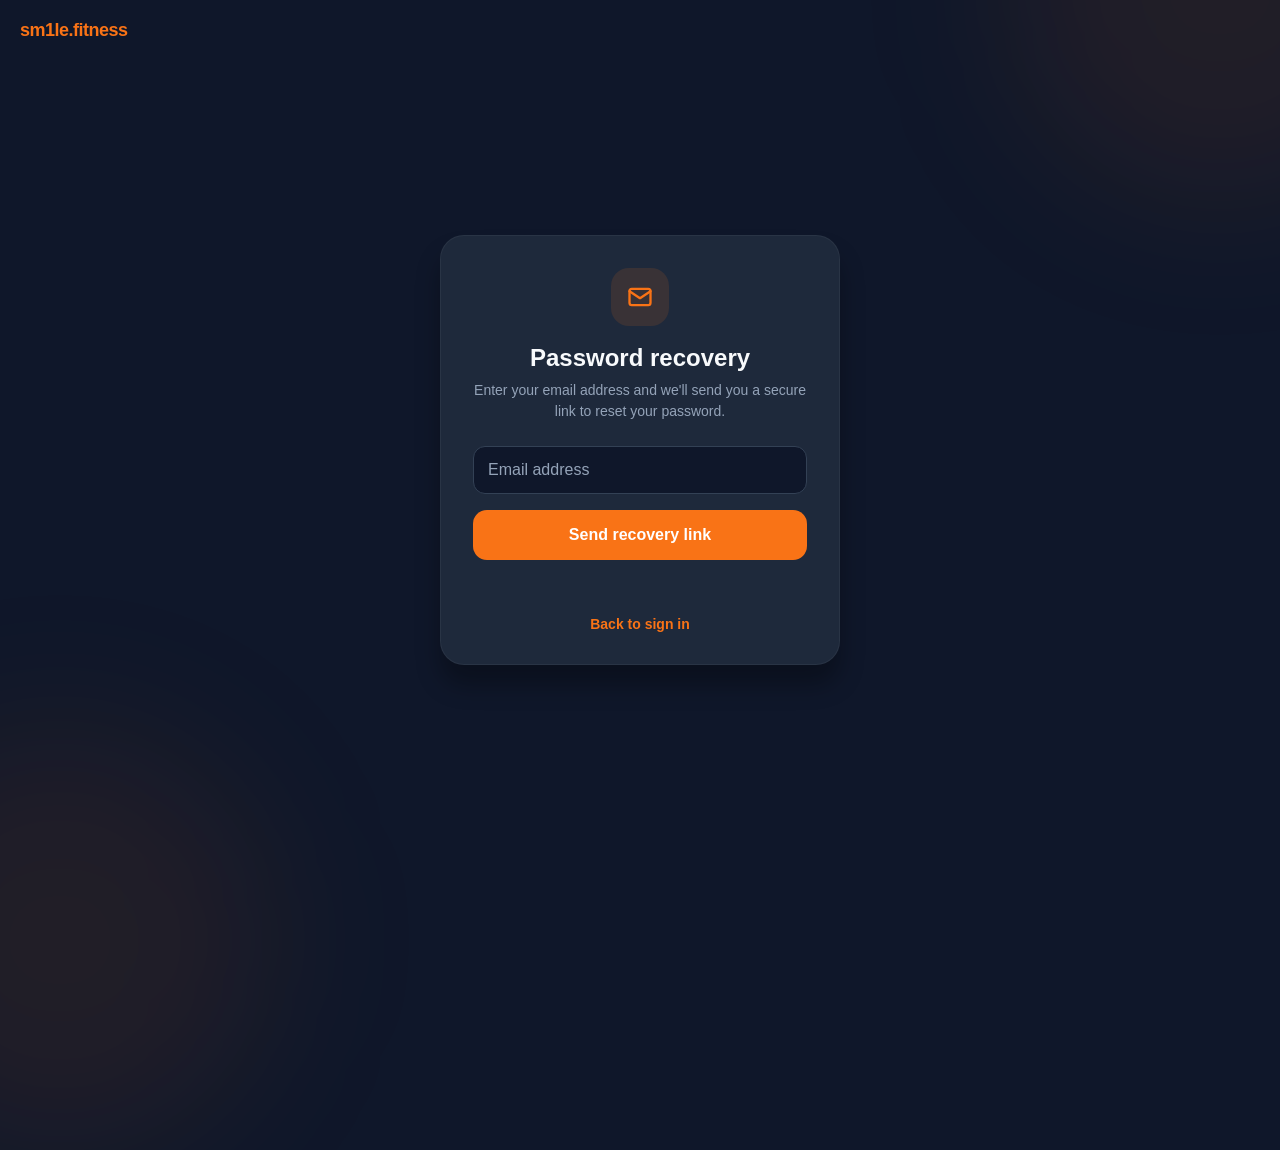
<file: templates/forgot_password.html>
<!DOCTYPE html>
<html lang="en">

<head>
  <meta charset="UTF-8">
  <meta
    name="viewport"
    content="width=device-width, initial-scale=1.0, maximum-scale=1.0, user-scalable=no"
  >

  <title>Password Recovery | sm1le.fitness</title>

  <link
    rel="icon"
    type="image/png"
    href="/static/favicon.png?v=3"
  >
  <link
    rel="apple-touch-icon"
    href="/static/favicon.png"
  >
  <link
    rel="icon"
    sizes="192x192"
    href="/static/favicon.png"
  >

  <style>
    :root {
      --bg: #0F172A;
      --card-bg: #1E293B;
      --accent: #F97316;
      --accent-hover: #EA580C;
      --text: #F8FAFC;
      --text-muted: #94A3B8;
      --input-bg: #0F172A;
      --border: #334155;
      --success: #22C55E;
      --error: #EF4444;
    }

    * {
      box-sizing: border-box;
      -webkit-tap-highlight-color: transparent;
    }

    body {
      margin: 0;
      min-height: 100vh;
      background: var(--bg);
      color: var(--text);
      font-family: sans-serif;

      display: flex;
      align-items: center;
      justify-content: center;

      position: relative;
      overflow: hidden;
    }

    .top-logo {
      position: absolute;
      top: 20px;
      left: 20px;

      text-decoration: none;
      color: var(--accent);

      font-weight: 800;
      font-size: 18px;
      letter-spacing: -0.5px;

      z-index: 10;
    }

    .background-glow {
      position: absolute;
      width: 420px;
      height: 420px;
      border-radius: 50%;

      background: rgba(249, 115, 22, 0.08);
      filter: blur(80px);

      pointer-events: none;
    }

    .glow-top {
      top: -220px;
      right: -150px;
    }

    .glow-bottom {
      bottom: -250px;
      left: -150px;
    }

    @keyframes fadeScale {
      0% {
        opacity: 0;
        transform: scale(0.96);
      }

      100% {
        opacity: 1;
        transform: scale(1);
      }
    }

    .auth-card {
      width: 100%;
      max-width: 400px;

      margin: 16px;
      padding: 32px;

      background: var(--card-bg);

      border: 1px solid rgba(255, 255, 255, 0.05);
      border-radius: 24px;

      box-shadow:
        0 20px 25px rgba(0, 0, 0, 0.3);

      position: relative;
      z-index: 2;

      animation:
        fadeScale 0.35s ease-out forwards;
    }

    .icon-wrapper {
      width: 58px;
      height: 58px;

      margin: 0 auto 18px;

      display: flex;
      align-items: center;
      justify-content: center;

      border-radius: 18px;

      background: rgba(249, 115, 22, 0.12);
      color: var(--accent);
    }

    .icon-wrapper svg {
      width: 28px;
      height: 28px;

      fill: none;
      stroke: currentColor;
      stroke-width: 2;

      stroke-linecap: round;
      stroke-linejoin: round;
    }

    h2 {
      margin: 0 0 8px 0;

      text-align: center;

      font-size: 24px;
      font-weight: 700;
    }

    .subtitle {
      margin: 0 0 24px;

      color: var(--text-muted);

      text-align: center;
      font-size: 14px;
      line-height: 1.5;
    }

    input {
      width: 100%;

      padding: 14px;

      margin-bottom: 16px;

      border-radius: 12px;
      border: 1px solid var(--border);

      background: var(--input-bg);
      color: var(--text);

      outline: none;

      font-size: 16px;

      transition:
        border-color 0.2s,
        background 0.2s,
        box-shadow 0.2s;
    }

    input::placeholder {
      color: var(--text-muted);
    }

    input:focus {
      border-color: var(--accent);

      background: #161E31;

      box-shadow:
        0 0 0 3px rgba(249, 115, 22, 0.1);
    }

    .btn-auth {
      width: 100%;

      padding: 16px;

      border: none;
      border-radius: 14px;

      background: var(--accent);
      color: white;

      font-size: 16px;
      font-weight: 700;

      cursor: pointer;

      transition:
        background 0.2s,
        transform 0.2s,
        opacity 0.2s;
    }

    .btn-auth:hover:not(:disabled) {
      background: var(--accent-hover);
    }

    .btn-auth:active:not(:disabled) {
      transform: scale(0.98);
    }

    .btn-auth:disabled {
      cursor: not-allowed;
      opacity: 0.55;
    }

    #message {
      min-height: 20px;

      margin: 16px 0 0;

      text-align: center;

      font-size: 14px;
      font-weight: 500;

      line-height: 1.4;
    }

    .footer-links {
      margin-top: 20px;

      text-align: center;

      font-size: 14px;
    }

    .footer-links a {
      color: var(--accent);

      text-decoration: none;

      font-weight: 600;

      transition: color 0.2s;
    }

    .footer-links a:hover {
      color: #FB923C;
    }

    @media (max-width: 480px) {
      .auth-card {
        padding: 28px 22px;
        border-radius: 20px;
      }

      .top-logo {
        top: 16px;
        left: 16px;
      }
    }
  </style>
</head>

<body>

  <a
    href="/"
    class="top-logo"
  >
    sm1le.fitness
  </a>

  <div class="background-glow glow-top"></div>
  <div class="background-glow glow-bottom"></div>

  <div class="auth-card">

    <div class="icon-wrapper">
      <svg viewBox="0 0 24 24">
        <rect
          x="3"
          y="5"
          width="18"
          height="14"
          rx="2"
        ></rect>

        <path
          d="M3 7l9 6 9-6"
        ></path>
      </svg>
    </div>

    <h2>
      Password recovery
    </h2>

    <p class="subtitle">
      Enter your email address and we'll send you
      a secure link to reset your password.
    </p>

    <form
      id="reset-form"
      novalidate
    >

      <input
        type="email"
        id="email"
        name="email"
        placeholder="Email address"
        autocomplete="email"
        required
      >

      <button
        type="submit"
        id="submit-btn"
        class="btn-auth"
      >
        Send recovery link
      </button>

    </form>

    <p id="message"></p>

    <div class="footer-links">
      <a href="/auth/login">
        Back to sign in
      </a>
    </div>

  </div>

  <script>
    const form =
      document.getElementById(
        'reset-form'
      );

    const message =
      document.getElementById(
        'message'
      );

    const submitBtn =
      document.getElementById(
        'submit-btn'
      );

    const COOLDOWN_SECONDS = 600;

    let cooldown = 0;
    let interval = null;


    function initCooldown() {
      const storedTime =
        localStorage.getItem(
          'resetCooldown'
        );

      if (!storedTime) {
        return;
      }

      const remaining = Math.ceil(
        (
          Number(storedTime)
          - Date.now()
        )
        / 1000
      );

      if (remaining > 0) {
        startCooldown(
          remaining
        );
      } else {
        localStorage.removeItem(
          'resetCooldown'
        );
      }
    }


    function startCooldown(
      seconds
    ) {
      cooldown = seconds;

      submitBtn.disabled = true;

      updateButtonText();

      localStorage.setItem(
        'resetCooldown',
        String(
          Date.now()
          + cooldown * 1000
        )
      );

      clearInterval(
        interval
      );

      interval = setInterval(
        () => {
          cooldown--;

          updateButtonText();

          if (cooldown <= 0) {
            clearInterval(
              interval
            );

            interval = null;

            submitBtn.disabled =
              false;

            submitBtn.textContent =
              'Send recovery link';

            localStorage.removeItem(
              'resetCooldown'
            );
          }
        },
        1000
      );
    }


    function updateButtonText() {
      if (cooldown > 0) {
        const minutes =
          Math.floor(
            cooldown / 60
          );

        const seconds =
          cooldown % 60;

        submitBtn.textContent =
          `Resend in ${minutes}:${
            String(seconds)
              .padStart(2, '0')
          }`;
      }
    }


    form.addEventListener(
      'submit',
      async (e) => {
        e.preventDefault();

        if (cooldown > 0) {
          return;
        }

        const email =
          form.email.value.trim();

        if (!email) {
          message.textContent =
            'Enter your email address';

          message.style.color =
            'var(--error)';

          return;
        }

        submitBtn.disabled = true;

        submitBtn.textContent =
          'Sending...';

        message.textContent = '';

        try {
          const res = await fetch(
            '/auth/forgot-password',
            {
              method: 'POST',

              headers: {
                'Content-Type':
                  'application/json'
              },

              body: JSON.stringify({
                email
              })
            }
          );

          const data =
            await res.json();

          if (!res.ok) {
            message.textContent =
              data.detail
              || 'Recovery error';

            message.style.color =
              'var(--error)';

            submitBtn.disabled =
              false;

            submitBtn.textContent =
              'Send recovery link';

            return;
          }

          message.textContent =
            data.message
            || 'Check your email!';

          message.style.color =
            'var(--success)';

          startCooldown(
            COOLDOWN_SECONDS
          );

        } catch {
          message.textContent =
            'Server connection error';

          message.style.color =
            'var(--error)';

          submitBtn.disabled =
            false;

          submitBtn.textContent =
            'Send recovery link';
        }
      }
    );


    initCooldown();
  </script>

</body>

</html>
</file>
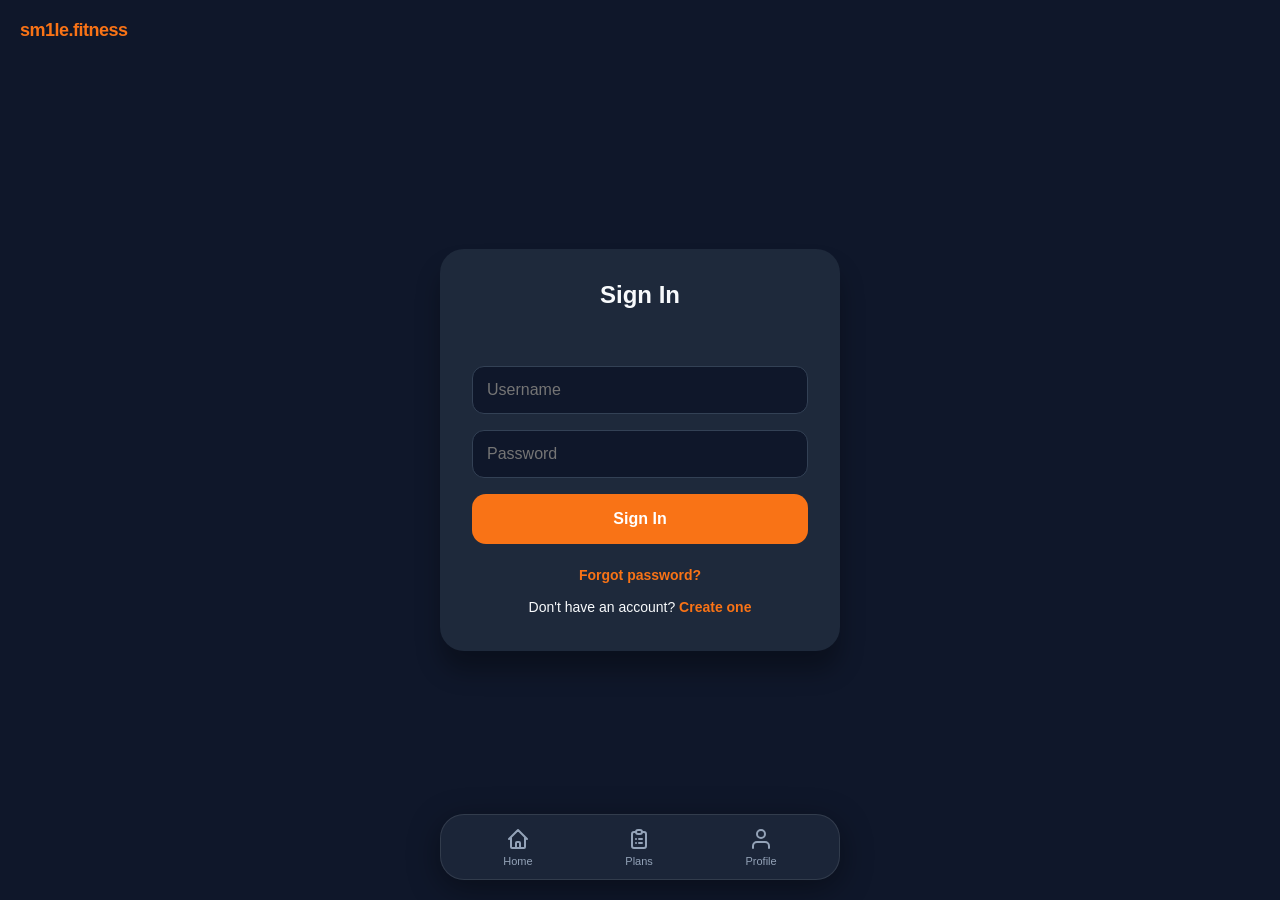
<file: templates/login.html>
<!DOCTYPE html>
<html lang="en">

<head>
  <meta charset="UTF-8">
  <meta name="viewport" content="width=device-width, initial-scale=1.0, maximum-scale=1.0, user-scalable=no">

  <title>Sign In | sm1le.fitness</title>

  <link rel="icon" type="image/png" href="/static/favicon.png?v=3">
  <link rel="apple-touch-icon" href="/static/favicon.png">
  <link rel="icon" sizes="192x192" href="/static/favicon.png">

  <style>
    :root {
      --bg: #0F172A;
      --card-bg: #1E293B;
      --accent: #F97316;
      --text: #F8FAFC;
      --text-muted: #94A3B8;
    }

    * {
      box-sizing: border-box;
      -webkit-tap-highlight-color: transparent;
    }

    body {
      margin: 0;
      background: var(--bg);
      color: var(--text);
      font-family: sans-serif;
      display: flex;
      align-items: center;
      justify-content: center;
      min-height: 100vh;
      position: relative;
    }

    .top-logo {
      position: absolute;
      top: 20px;
      left: 20px;
      text-decoration: none;
      color: var(--accent);
      font-weight: 800;
      font-size: 18px;
      letter-spacing: -0.5px;
      z-index: 10;
    }

    .auth-card {
      background: var(--card-bg);
      padding: 32px;
      border-radius: 24px;
      width: 100%;
      max-width: 400px;
      box-shadow: 0 20px 25px rgba(0, 0, 0, 0.3);
      margin: 16px;
      position: relative;
      z-index: 1;
    }

    h2 {
      text-align: center;
      margin: 0 0 24px 0;
      font-size: 24px;
    }

    input {
      width: 100%;
      padding: 14px;
      margin-bottom: 16px;
      border-radius: 12px;
      border: 1px solid #334155;
      background: #0F172A;
      color: white;
      outline: none;
      font-size: 16px;
      transition: 0.3s;
    }

    input:focus {
      border-color: var(--accent);
      background: #161e31;
    }

    .btn-auth {
      width: 100%;
      padding: 16px;
      border-radius: 14px;
      border: none;
      background: var(--accent);
      color: white;
      font-weight: bold;
      cursor: pointer;
      font-size: 16px;
      transition: 0.2s;
    }

    .btn-auth:active {
      transform: scale(0.98);
    }

    .footer-links {
      text-align: center;
      margin-top: 20px;
      font-size: 14px;
      color: var(--text);
      line-height: 1.7;
    }

    .footer-links a {
      color: var(--accent);
      text-decoration: none;
      font-weight: 600;
    }

    .footer-links a:hover {
      text-decoration: underline;
    }

    .forgot-password {
      margin-bottom: 8px;
    }

    #message {
      color: #ef4444;
      text-align: center;
      margin-bottom: 15px;
      font-size: 14px;
      min-height: 18px;
      padding: 0 10px;
    }

    .bottom-nav {
      position: fixed;
      bottom: 20px;
      left: 50%;
      transform: translateX(-50%);
      width: calc(100% - 32px);
      max-width: 400px;
      background: rgba(30, 41, 59, 0.85);
      backdrop-filter: blur(16px);
      -webkit-backdrop-filter: blur(16px);
      display: flex;
      justify-content: space-around;
      align-items: center;
      padding: 12px 16px;
      border-radius: 24px;
      box-shadow: 0 8px 32px rgba(0, 0, 0, 0.4);
      z-index: 1000;
      border: 1px solid rgba(255, 255, 255, 0.1);
    }

    .nav-item {
      display: flex;
      flex-direction: column;
      align-items: center;
      gap: 4px;
      text-decoration: none;
      color: var(--text-muted);
      transition: 0.3s;
    }

    .nav-item svg {
      width: 24px;
      height: 24px;
      fill: none;
      stroke: currentColor;
      stroke-width: 2;
      stroke-linecap: round;
      stroke-linejoin: round;
    }

    .nav-item span {
      font-size: 11px;
      font-weight: 500;
    }

    .nav-item.active {
      color: var(--accent);
    }

    .nav-item.active svg {
      filter: drop-shadow(0 0 8px rgba(249, 115, 22, 0.4));
    }
  </style>
</head>

<body>

  <a href="/" class="top-logo">
    sm1le.fitness
  </a>

  <div class="auth-card">

    <h2>Sign In</h2>

    <div id="message"></div>

    <form id="login-form">

      <input
        type="hidden"
        name="csrf_token"
        value="{{ csrf_token }}"
      >

      <input
        type="text"
        name="username"
        placeholder="Username"
        required
      >

      <input
        type="password"
        name="password"
        placeholder="Password"
        required
      >

      <button
        type="submit"
        class="btn-auth"
      >
        Sign In
      </button>

    </form>

    <div class="footer-links">

      <div class="forgot-password">
        <a href="/auth/forgot-password">
          Forgot password?
        </a>
      </div>

      <div>
        Don't have an account?
        <a href="/auth/register">
          Create one
        </a>
      </div>

    </div>

  </div>

  <nav class="bottom-nav">

    <a href="/" class="nav-item">

      <svg viewBox="0 0 24 24">

        <path
          d="M3 12l2-2m0 0l7-7 7 7M5 10v10a1 1 0 001 1h3m10-11l2 2m-2-2v10a1 1 0 01-1 1h-3m-6 0a1 1 0 001-1v-4a1 1 0 011-1h2a1 1 0 011 1v4a1 1 0 001 1m-6 0h6"
        />

      </svg>

      <span>Home</span>

    </a>

    <a
      href="/auth/welcome"
      class="nav-item"
    >

      <svg viewBox="0 0 24 24">

        <path
          d="M9 5H7a2 2 0 00-2 2v12a2 2 0 002 2h10a2 2 0 002-2V7a2 2 0 00-2-2h-2M9 5a2 2 0 002 2h2a2 2 0 002-2M9 5a2 2 0 012-2h2a2 2 0 012 2m-3 7h3m-3 4h3m-6-4h.01M9 16h.01"
        />

      </svg>

      <span>Plans</span>

    </a>

    <a
      href="/auth/profile"
      class="nav-item"
    >

      <svg viewBox="0 0 24 24">

        <path
          d="M20 21v-2a4 4 0 0 0-4-4H8a4 4 0 0 0-4 4v2"
        ></path>

        <circle
          cx="12"
          cy="7"
          r="4"
        ></circle>

      </svg>

      <span>Profile</span>

    </a>

  </nav>

  <script>
    document.getElementById('login-form').onsubmit = async (e) => {
      e.preventDefault();

      const msgEl = document.getElementById('message');

      msgEl.innerText = 'Checking...';
      msgEl.style.color = 'var(--text-muted)';

      const formData = new FormData(e.target);

      const jsonData = Object.fromEntries(
        formData.entries()
      );

      try {
        const res = await fetch(
          '/auth/login',
          {
            method: 'POST',

            headers: {
              'Content-Type': 'application/json'
            },

            body: JSON.stringify(
              jsonData
            )
          }
        );

        const result = await res.json();

        if (res.ok) {
          msgEl.style.color = '#22c55e';

          msgEl.innerText =
            'Success! Signing in...';

          window.location.href =
            result.redirect_url
            || '/auth/profile';

        } else {
          msgEl.style.color = '#ef4444';

          if (
            Array.isArray(
              result.detail
            )
          ) {
            msgEl.innerText =
              result.detail[0].msg;

          } else {
            msgEl.innerText =
              result.detail
              || 'Sign-in failed';
          }
        }

      } catch (err) {
        msgEl.style.color = '#ef4444';

        msgEl.innerText =
          'Failed to connect to the server';
      }
    };
  </script>

</body>

</html>
</file>
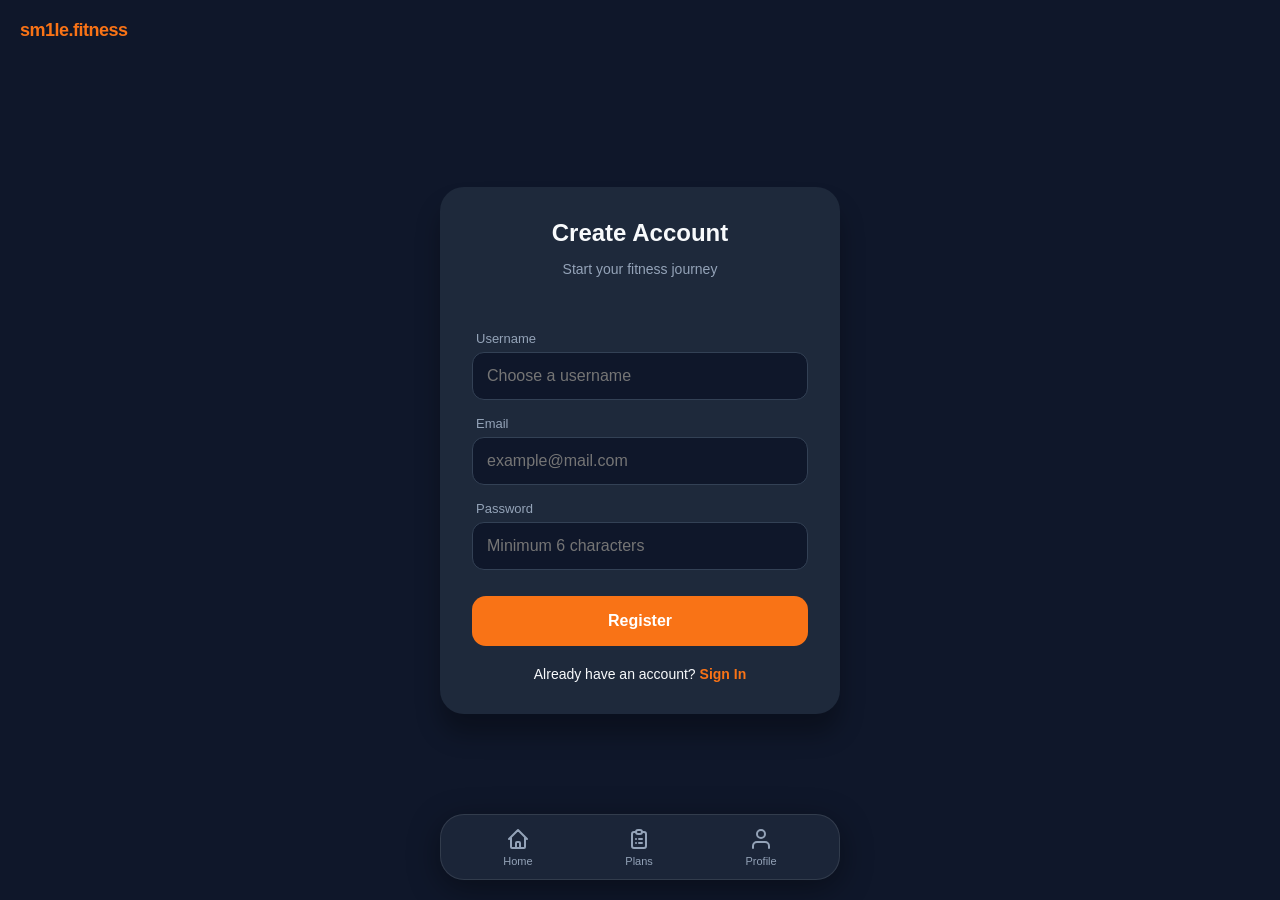
<file: templates/register.html>
<!DOCTYPE html>
<html lang="en">

<head>
  <meta charset="UTF-8">
  <meta name="viewport" content="width=device-width, initial-scale=1.0, maximum-scale=1.0, user-scalable=no">
  <title>Register | sm1le.fitness</title>
  <link rel="icon" type="image/png" href="/static/favicon.png?v=3">
  <link rel="apple-touch-icon" href="/static/favicon.png">
  <link rel="icon" sizes="192x192" href="/static/favicon.png">
<link rel="apple-touch-icon" href="/static/favicon.png">
<style>
    :root {
      --bg: #0F172A;
      --card-bg: #1E293B;
      --accent: #F97316;
      --text: #F8FAFC;
      --text-muted: #94A3B8;
    }

    * {
      box-sizing: border-box;
      -webkit-tap-highlight-color: transparent;
    }

    body {
      margin: 0;
      background: var(--bg);
      color: var(--text);
      font-family: sans-serif;
      display: flex;
      align-items: center;
      justify-content: center;
      min-height: 100vh;
      position: relative;
      overflow: hidden;
    }

    @keyframes fadeInUp {
      from {
        opacity: 0;
        transform: translateY(20px);
      }

      to {
        opacity: 1;
        transform: translateY(0);
      }
    }

    .top-logo {
      position: absolute;
      top: 20px;
      left: 20px;
      text-decoration: none;
      color: var(--accent);
      font-weight: 800;
      font-size: 18px;
      letter-spacing: -0.5px;
      z-index: 10;
      transition: transform 0.3s;
    }

    .top-logo:hover {
      transform: scale(1.05);
    }

    .auth-card {
      background: var(--card-bg);
      padding: 32px;
      border-radius: 24px;
      width: 100%;
      max-width: 400px;
      box-shadow: 0 20px 25px rgba(0, 0, 0, 0.3);
      margin: 16px;
      position: relative;
      z-index: 1;
      animation: fadeInUp 0.6s ease-out;
    }

    h2 {
      text-align: center;
      margin: 0;
      font-size: 24px;
    }

    p.subtitle {
      color: var(--text-muted);
      text-align: center;
      margin-bottom: 24px;
      font-size: 14px;
    }

    .form-group {
      margin-bottom: 16px;
    }

    label {
      display: block;
      font-size: 13px;
      color: var(--text-muted);
      margin-bottom: 6px;
      margin-left: 4px;
    }

    input {
      width: 100%;
      padding: 14px;
      border-radius: 12px;
      border: 1px solid #334155;
      background: #0F172A;
      color: white;
      outline: none;
      font-size: 16px;
      transition: all 0.3s;
    }

    input:focus {
      border-color: var(--accent);
      transform: scale(1.01);
      background: #161e31;
    }

    .btn-register {
      width: 100%;
      padding: 16px;
      border-radius: 14px;
      border: none;
      background: var(--accent);
      color: white;
      font-weight: bold;
      cursor: pointer;
      font-size: 16px;
      margin-top: 10px;
      transition: 0.2s;
    }

    .btn-register:active {
      transform: scale(0.97);
    }

    .resend-button {
      width: 100%;
      padding: 12px;
      border-radius: 12px;
      border: 1px solid var(--accent);
      background: transparent;
      color: var(--accent);
      font-weight: 700;
      cursor: pointer;
      margin-top: 12px;
    }

    .resend-button:disabled {
      opacity: 0.6;
      cursor: not-allowed;
    }

    .footer-text {
      text-align: center;
      margin-top: 20px;
      font-size: 14px;
      color: var(--text);
    }

    .footer-text a {
      color: var(--accent);
      text-decoration: none;
      font-weight: 600;
    }

    #message {
      text-align: center;
      margin-bottom: 12px;
      font-size: 14px;
      min-height: 18px;
    }

    .bottom-nav {
      position: fixed;
      bottom: 20px;
      left: 50%;
      transform: translateX(-50%);
      width: calc(100% - 32px);
      max-width: 400px;
      background: rgba(30, 41, 59, 0.85);
      backdrop-filter: blur(16px);
      -webkit-backdrop-filter: blur(16px);
      display: flex;
      justify-content: space-around;
      align-items: center;
      padding: 12px 16px;
      border-radius: 24px;
      box-shadow: 0 8px 32px rgba(0, 0, 0, 0.4);
      z-index: 1000;
      border: 1px solid rgba(255, 255, 255, 0.1);
    }

    .nav-item {
      display: flex;
      flex-direction: column;
      align-items: center;
      gap: 4px;
      text-decoration: none;
      color: var(--text-muted);
      transition: 0.3s;
    }

    .nav-item svg {
      width: 24px;
      height: 24px;
      fill: none;
      stroke: currentColor;
      stroke-width: 2;
      stroke-linecap: round;
      stroke-linejoin: round;
    }

    .nav-item span {
      font-size: 11px;
      font-weight: 500;
    }

    .nav-item.active {
      color: var(--accent);
    }

    .nav-item.active svg {
      /* Keep only the glow, without fill */
      filter: drop-shadow(0 0 8px rgba(249, 115, 22, 0.4));
    }
  </style>
</head>

<body>
  <a href="/" class="top-logo">sm1le.fitness</a>
  <div class="auth-card">
    <h2>Create Account</h2>
    <p class="subtitle">Start your fitness journey</p>
    <div id="message"></div>
    <form id="register-form">
      <input type="hidden" name="csrf_token" value="{{ csrf_token }}">
      <div class="form-group">
        <label>Username</label>
        <input type="text" name="username" placeholder="Choose a username" required>
      </div>
      <div class="form-group">
        <label>Email</label>
        <input type="email" name="email" placeholder="example@mail.com" required>
      </div>
      <div class="form-group">
        <label>Password</label>
        <input type="password" name="password" placeholder="Minimum 6 characters" required>
      </div>
      <button type="submit" class="btn-register">Register</button>
    </form>

    <button
      type="button"
      id="resend-button"
      class="resend-button"
      hidden
    >
      Resend verification email
    </button>

    <div class="footer-text">
      Already have an account? <a href="/auth/login">Sign In</a>
    </div>
  </div>
  <nav class="bottom-nav">
    <a href="/" class="nav-item">
      <svg viewBox="0 0 24 24">
        <path
          d="M3 12l2-2m0 0l7-7 7 7M5 10v10a1 1 0 001 1h3m10-11l2 2m-2-2v10a1 1 0 01-1 1h-3m-6 0a1 1 0 001-1v-4a1 1 0 011-1h2a1 1 0 011 1v4a1 1 0 001 1m-6 0h6" />
      </svg>
      <span>Home</span>
    </a>
    <a href="/auth/welcome" class="nav-item">
      <svg viewBox="0 0 24 24">
        <path
          d="M9 5H7a2 2 0 00-2 2v12a2 2 0 002 2h10a2 2 0 002-2V7a2 2 0 00-2-2h-2M9 5a2 2 0 002 2h2a2 2 0 002-2M9 5a2 2 0 012-2h2a2 2 0 012 2m-3 7h3m-3 4h3m-6-4h.01M9 16h.01" />
      </svg>
      <span>Plans</span>
    </a>
    <a href="/auth/profile" class="nav-item">
      <svg viewBox="0 0 24 24">
        <path d="M20 21v-2a4 4 0 0 0-4-4H8a4 4 0 0 0-4 4v2"></path>
        <circle cx="12" cy="7" r="4"></circle>
      </svg>
      <span>Profile</span>
    </a>
  </nav>
  <script>
    const registerForm = document.getElementById('register-form');
    const resendButton = document.getElementById('resend-button');
    const msgEl = document.getElementById('message');

    let registeredEmail = '';

    function getCsrfToken() {
      const input = registerForm.querySelector(
        'input[name="csrf_token"]'
      );

      return input ? input.value : '';
    }

    registerForm.onsubmit = async (e) => {
      e.preventDefault();

      msgEl.innerText = 'Creating account...';
      msgEl.style.color = 'var(--text-muted)';

      const formData = new FormData(e.target);
      const jsonData = Object.fromEntries(
        formData.entries()
      );

      try {
        const res = await fetch(
          '/auth/register',
          {
            method: 'POST',
            headers: {
              'Content-Type': 'application/json'
            },
            body: JSON.stringify(jsonData)
          }
        );

        const data = await res.json();

        if (res.ok) {
          registeredEmail = jsonData.email;

          msgEl.style.color = '#22c55e';
          msgEl.innerText =
            'Account created. Check your email and verify your address.';

          registerForm
            .querySelectorAll('input, button')
            .forEach(element => {
              element.disabled = true;
            });

          resendButton.hidden = false;
          return;
        }

        msgEl.style.color = '#ef4444';

        if (Array.isArray(data.detail)) {
          msgEl.innerText = data.detail[0].msg;
        } else {
          msgEl.innerText =
            data.detail || 'Registration failed';
        }
      } catch (err) {
        console.error(err);
        msgEl.style.color = '#ef4444';
        msgEl.innerText =
          'Failed to connect to the server';
      }
    };

    resendButton.addEventListener(
      'click',
      async () => {
        if (!registeredEmail) {
          return;
        }

        resendButton.disabled = true;
        resendButton.textContent = 'Sending...';

        try {
          const response = await fetch(
            '/auth/resend-verification',
            {
              method: 'POST',
              headers: {
                'Content-Type': 'application/json'
              },
              body: JSON.stringify({
                email: registeredEmail,
                csrf_token: getCsrfToken()
              })
            }
          );

          const data = await response.json();

          if (!response.ok) {
            msgEl.style.color = '#ef4444';
            msgEl.textContent =
              data.detail || 'Failed to send verification email';
            return;
          }

          msgEl.style.color = '#22c55e';
          msgEl.textContent = data.message;
        } catch (error) {
          console.error(error);
          msgEl.style.color = '#ef4444';
          msgEl.textContent = 'Network error';
        } finally {
          setTimeout(() => {
            resendButton.disabled = false;
            resendButton.textContent =
              'Resend verification email';
          }, 60000);
        }
      }
    );
  </script>
</body>

</html>
</file>
